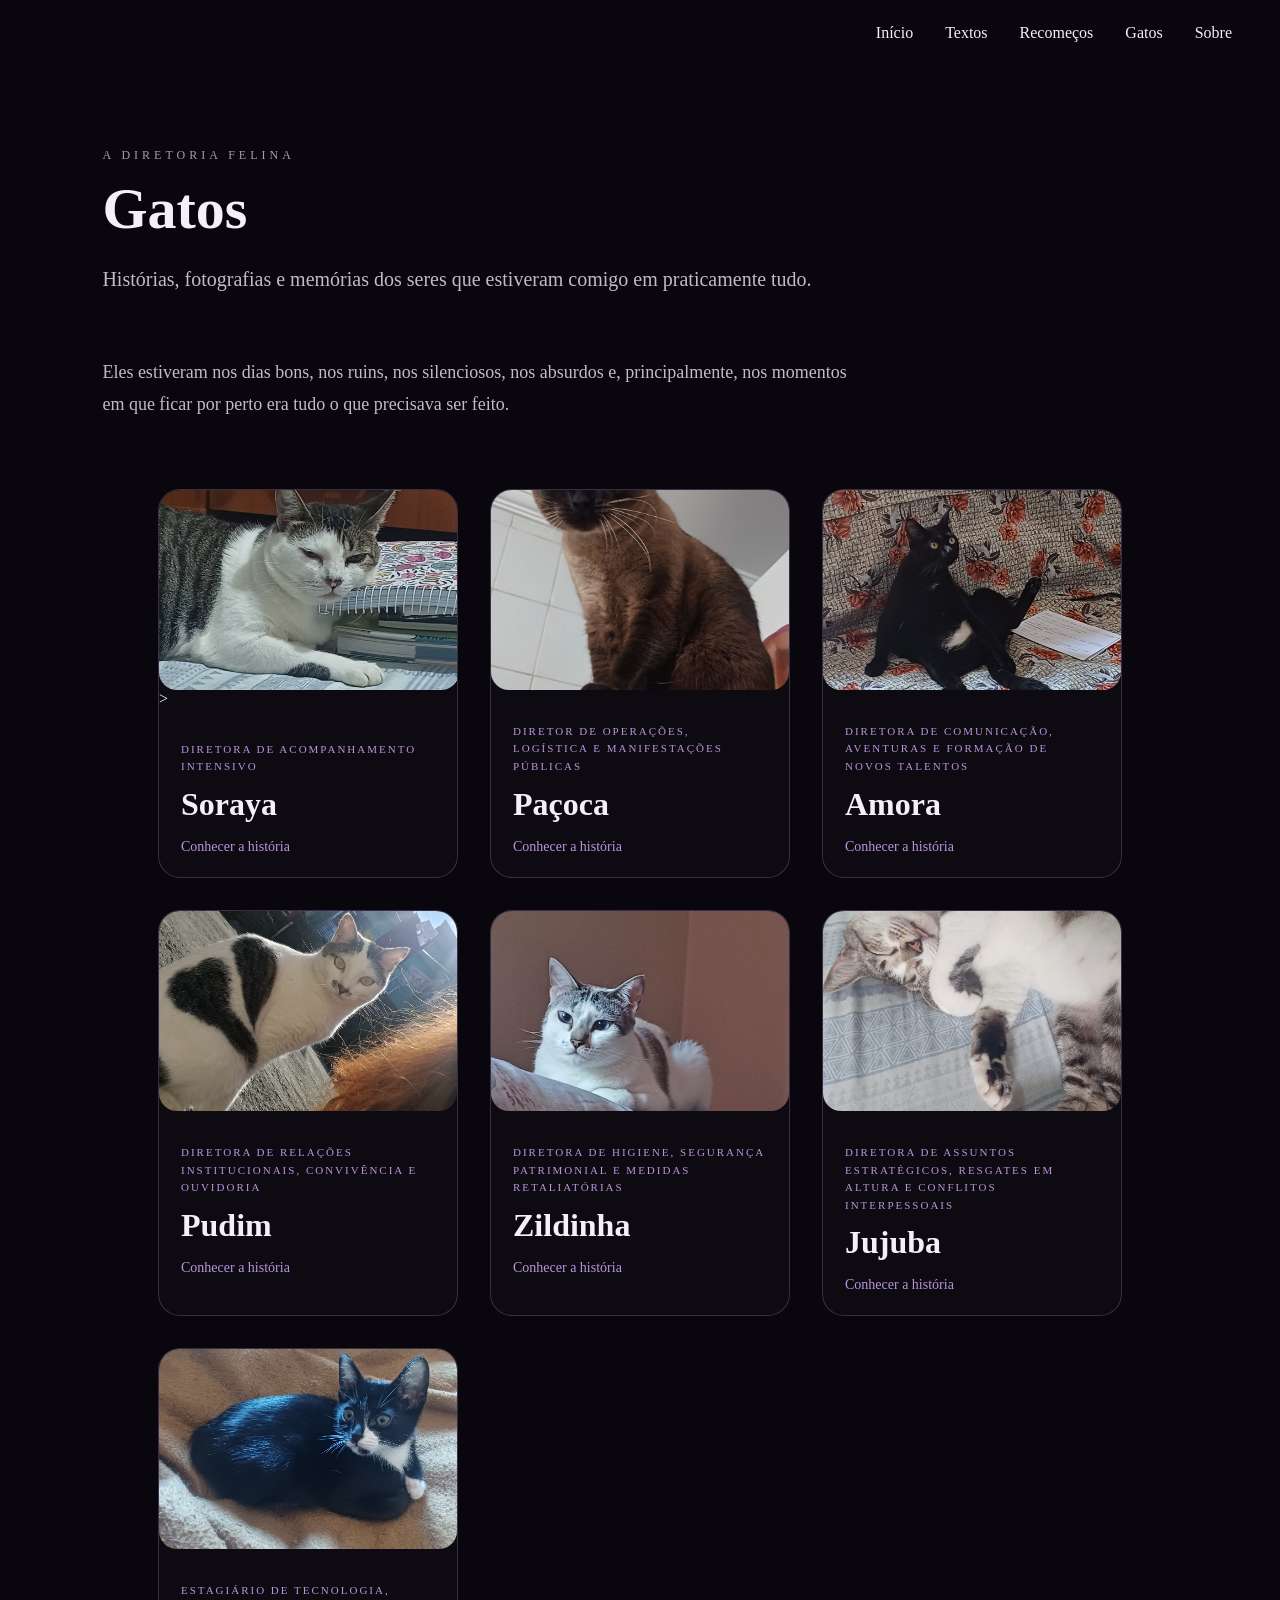
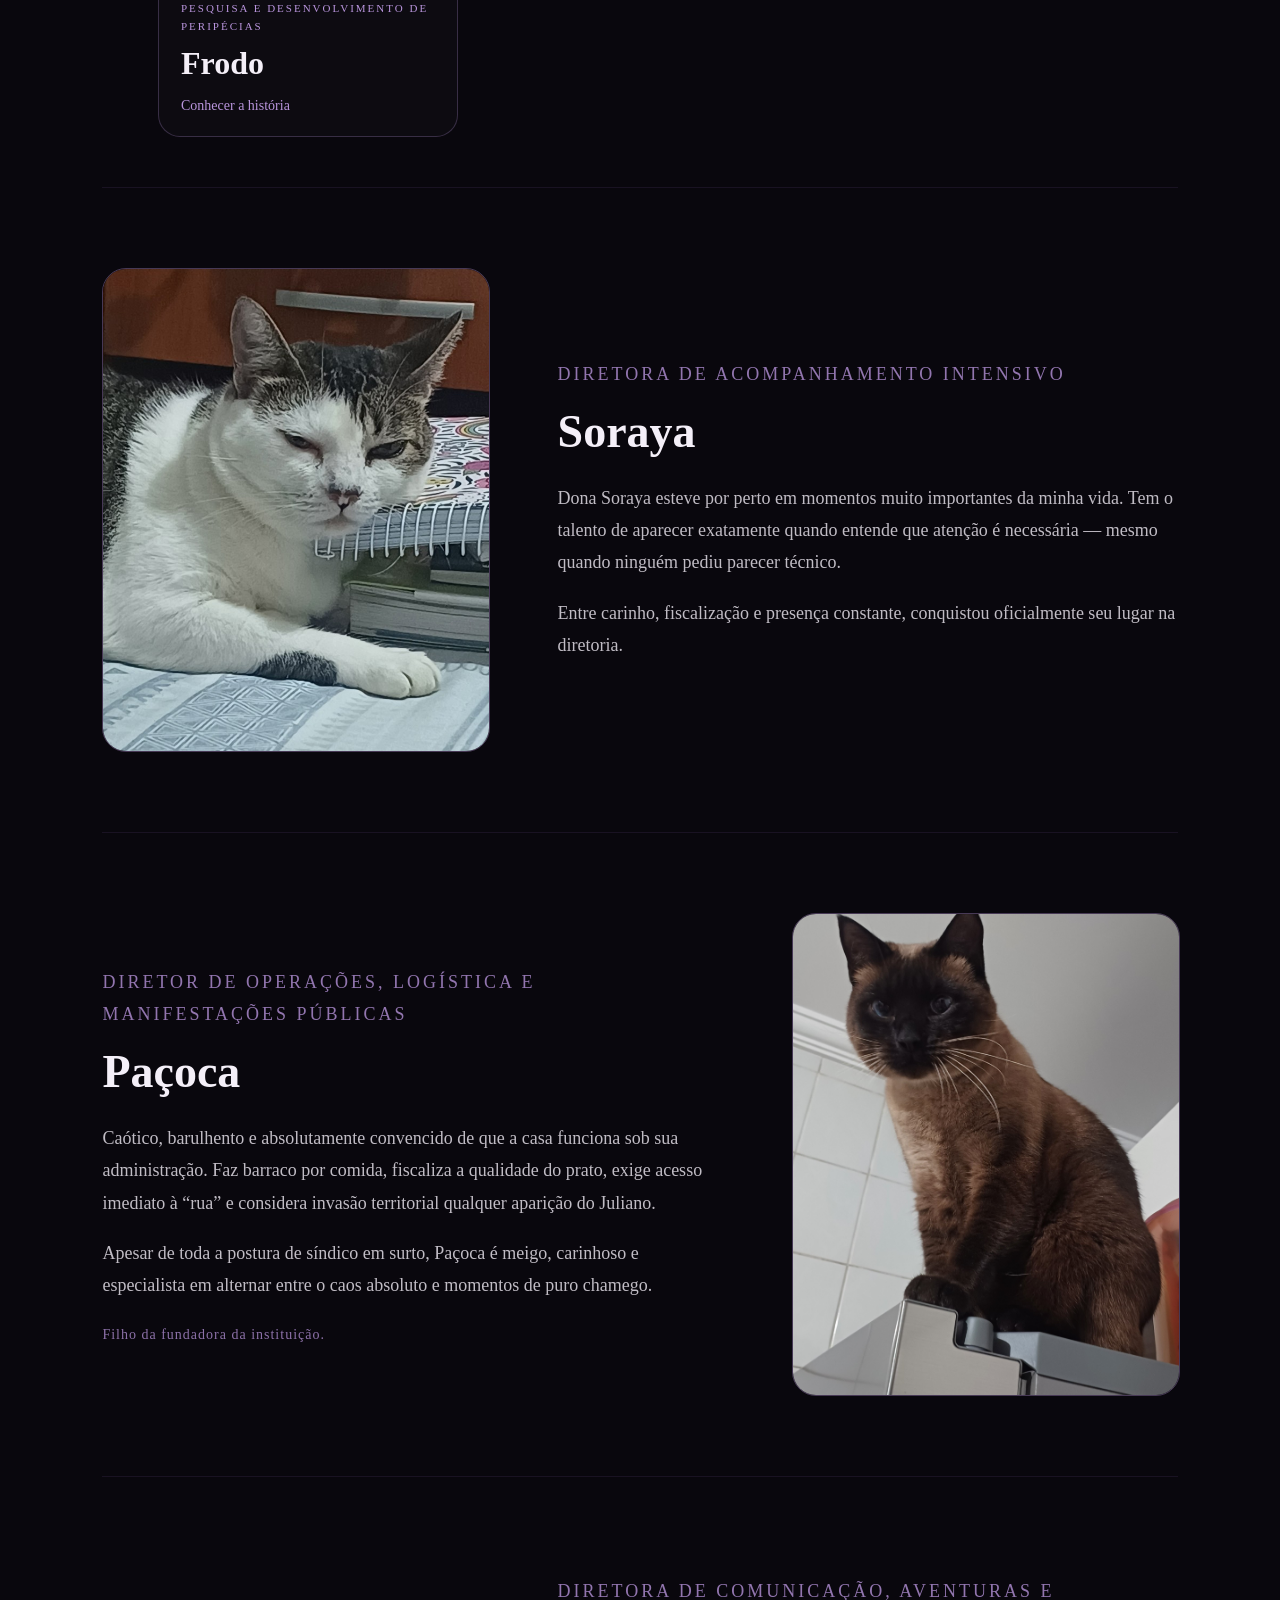
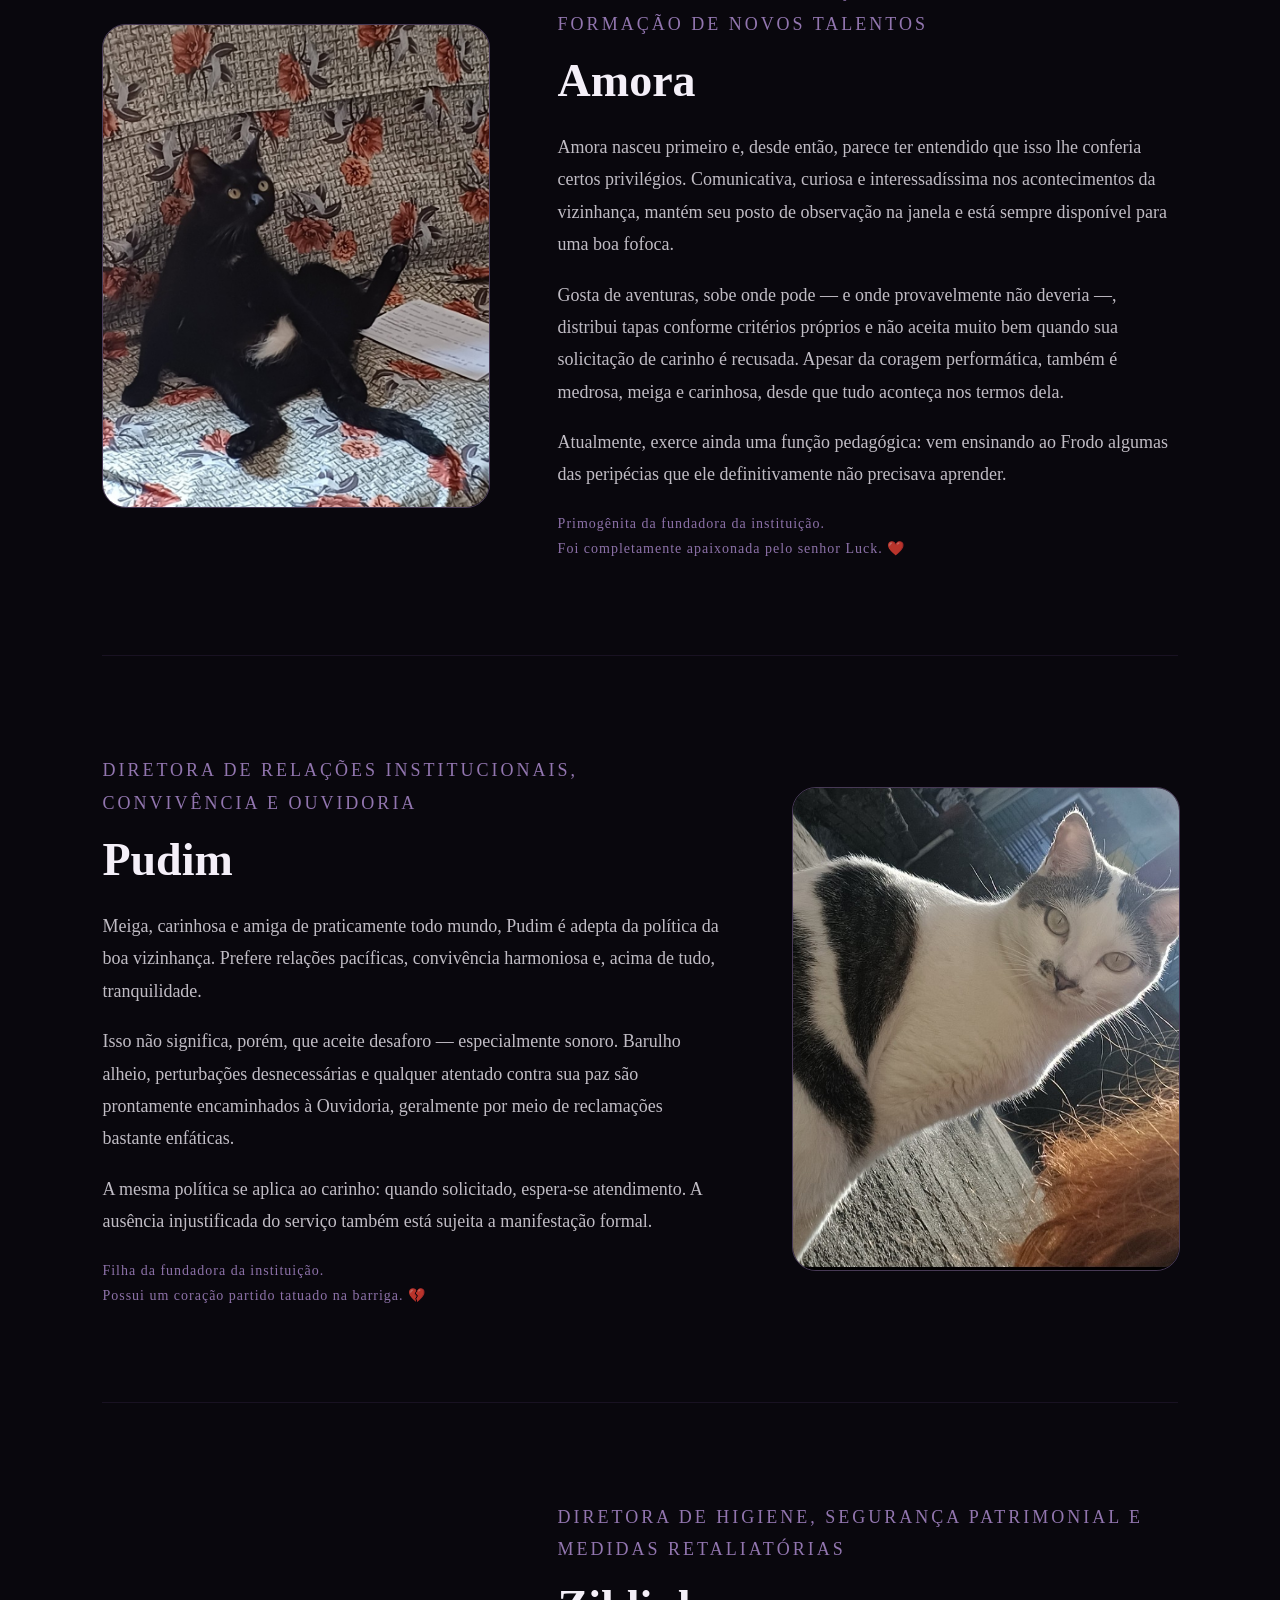
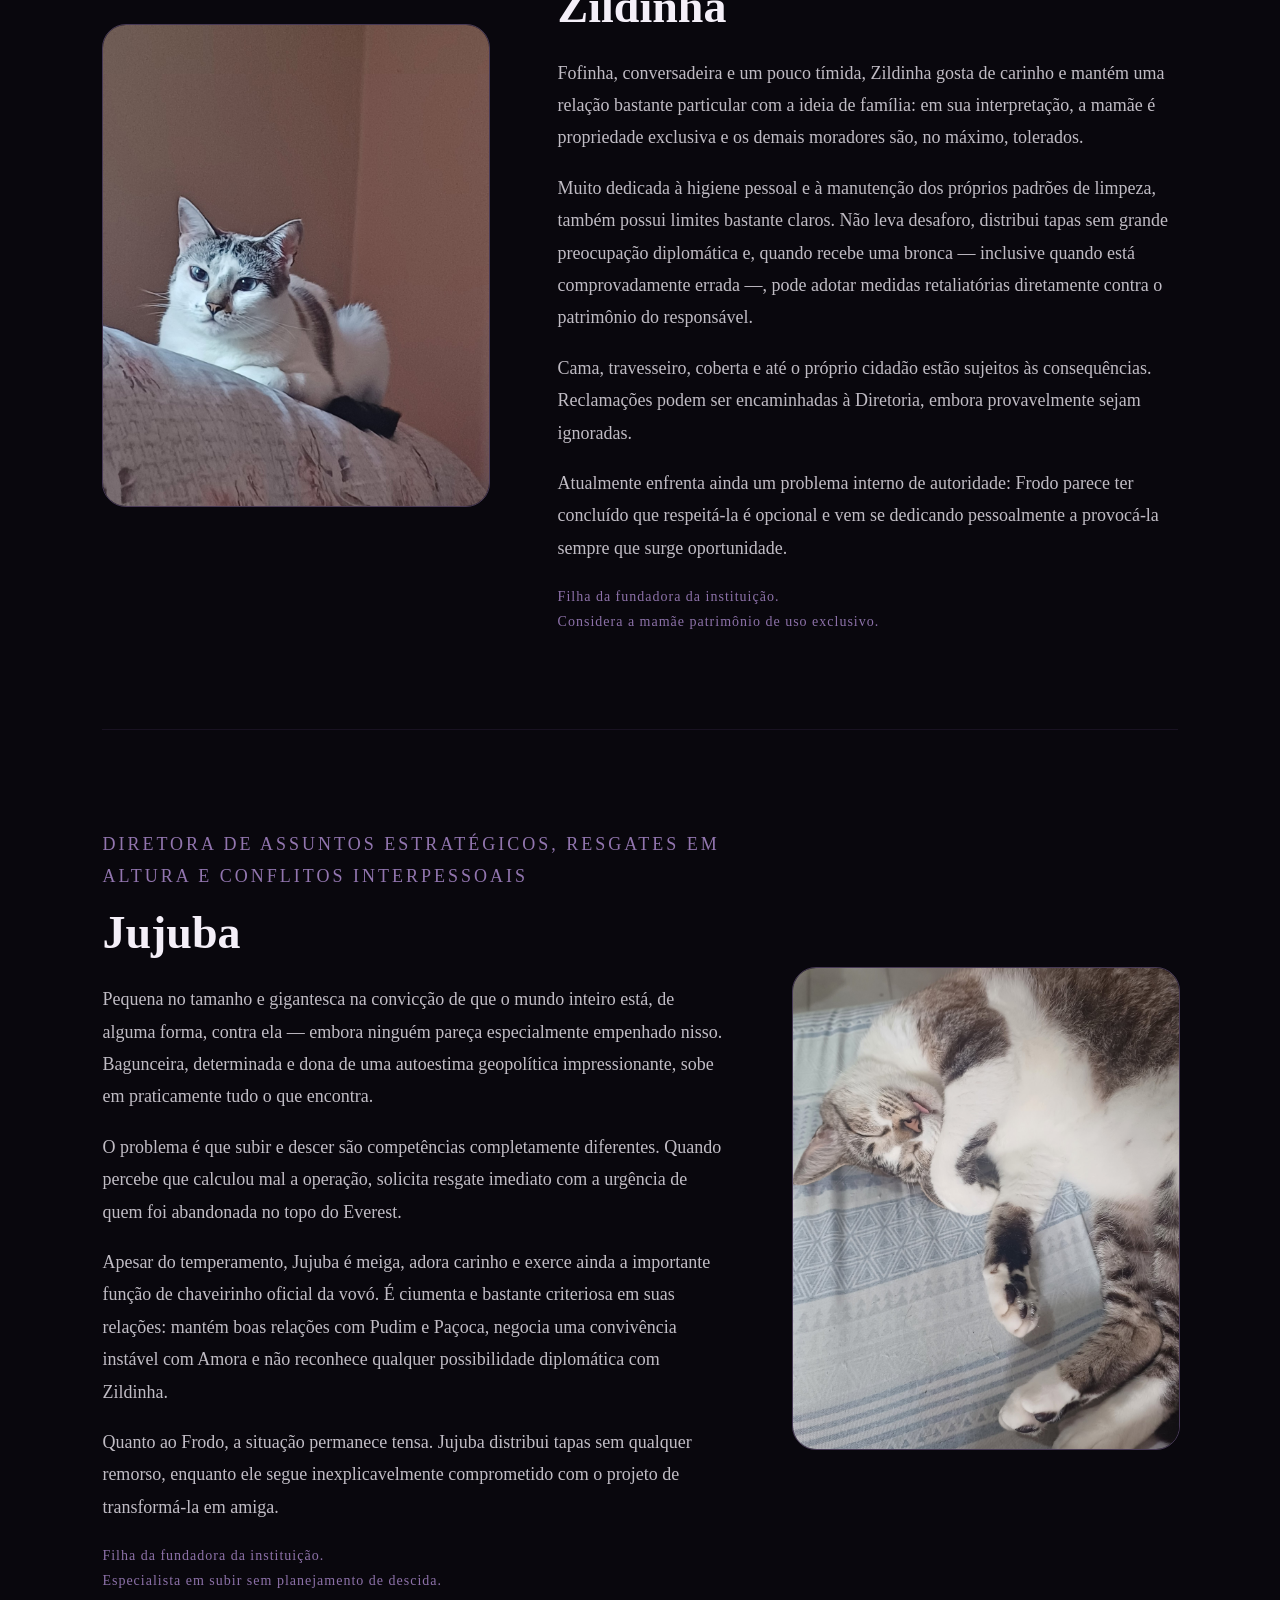
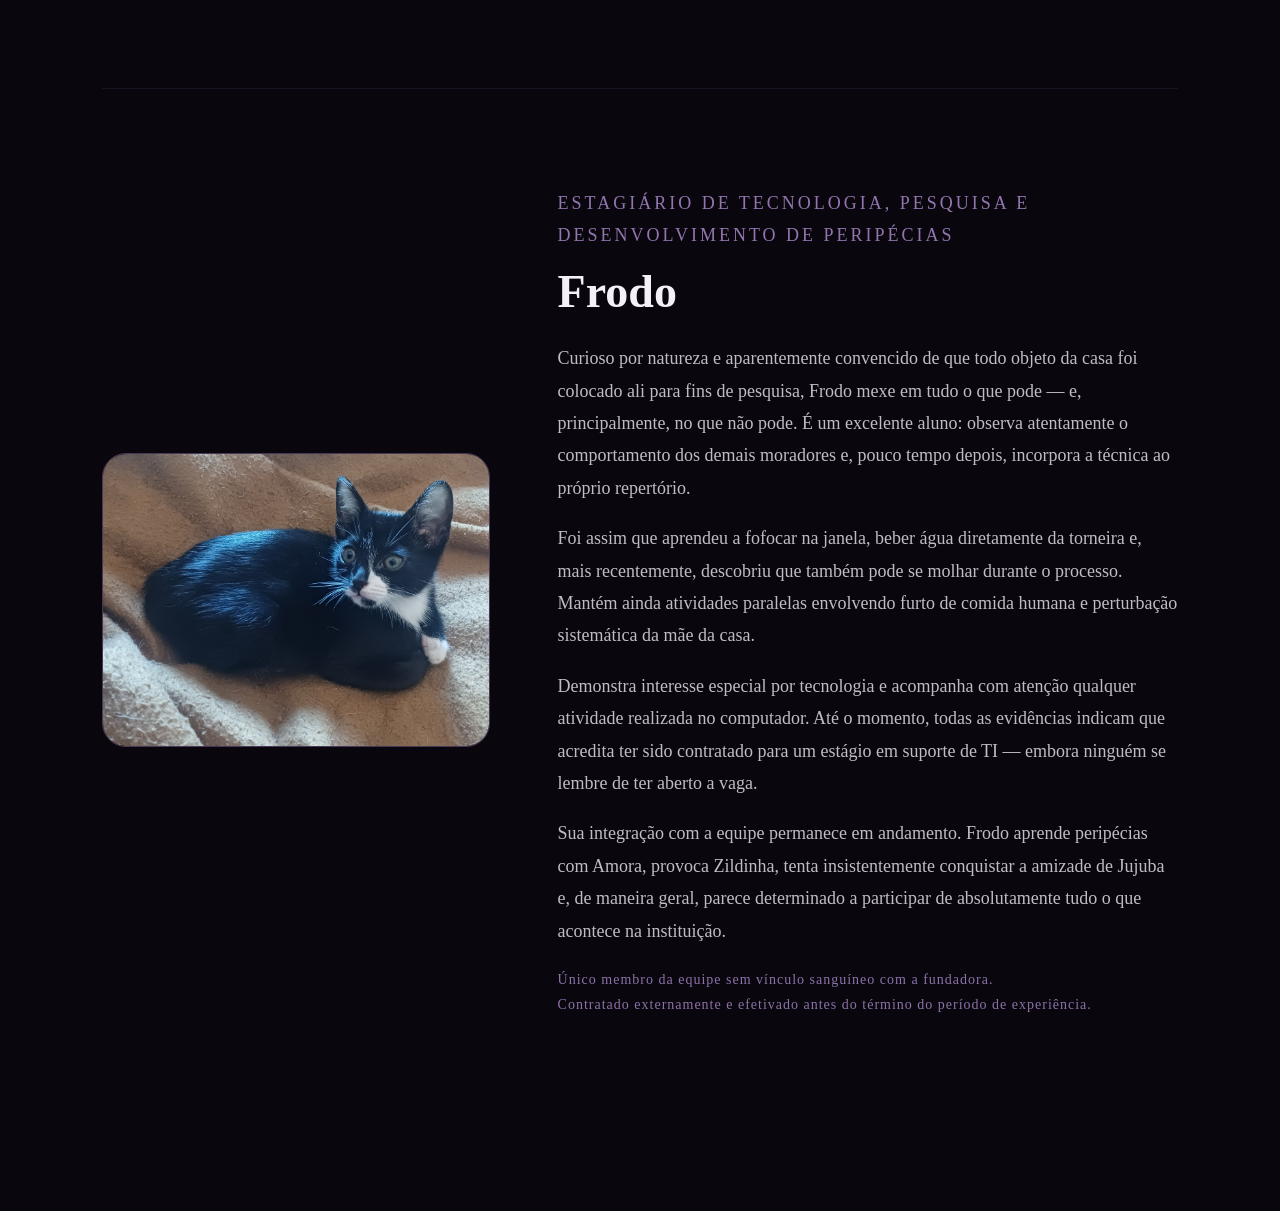
<file: gatos.html>
<!DOCTYPE html>
<html lang="pt-BR">
<head>
    <meta charset="UTF-8">
    <meta name="viewport" content="width=device-width, initial-scale=1.0">
    <title>Gatos | Depois da Porta</title>
    <link rel="stylesheet" href="style.css">
</head>
<body>

    <header class="topo">
        <nav class="menu">
            <a href="index.html">Início</a>
            <a href="#">Textos</a>
            <a href="#">Recomeços</a>
            <a href="gatos.html">Gatos</a>
            <a href="#">Sobre</a>
        </nav>
    </header>

    <main class="pagina-interna">
        <section class="cabecalho-pagina">
            <p class="pequeno-titulo">A DIRETORIA FELINA</p>

            <h1>Gatos</h1>

            <p class="subtitulo-pagina">
                Histórias, fotografias e memórias dos seres que estiveram comigo
                em praticamente tudo.
            </p>
        </section>

        <section class="intro-gatos">
            <p>
                Eles estiveram nos dias bons, nos ruins, nos silenciosos,
                nos absurdos e, principalmente, nos momentos em que ficar por perto
                era tudo o que precisava ser feito.
            </p>
        </section>
<section class="galeria-diretoria">

    <article class="card-animal">
        <a href="gatos/soraya.html" class="link-animal">

            <img
               <img
    src="assets/imagens/gatos/soraya.jpg"
    alt="Soraya"
    class="imagem-card-animal"
    style="width: 300px; height: 200px; object-fit: cover;"
>
            >

            <div class="info-card-animal">

                <p class="cargo-card-animal">
                    DIRETORA DE ACOMPANHAMENTO INTENSIVO
                </p>

                <h2>Soraya</h2>

                <span class="botao-historia">
                    Conhecer a história
                </span>

            </div>

        </a>
    </article>

    
    <article class="card-animal">

    <a href="gatos/pacoca.html" class="link-animal">

        <img
            src="assets/imagens/gatos/pacoca.jpg"
            alt="Paçoca"
            class="imagem-card-animal"
        >

        <div class="info-card-animal">

            <p class="cargo-card-animal">
                DIRETOR DE OPERAÇÕES, LOGÍSTICA E MANIFESTAÇÕES PÚBLICAS
            </p>

            <h2>Paçoca</h2>

            <span class="botao-historia">
                Conhecer a história
            </span>

        </div>

    </a>

</article>
<article class="card-animal">

    <a href="gatos/amora.html" class="link-animal">

        <img
            src="assets/imagens/gatos/amora.jpg"
            alt="Amora"
            class="imagem-card-animal"
        >

        <div class="info-card-animal">

            <p class="cargo-card-animal">
                DIRETORA DE COMUNICAÇÃO, AVENTURAS E FORMAÇÃO DE NOVOS TALENTOS
            </p>

            <h2>Amora</h2>

            <span class="botao-historia">
                Conhecer a história
            </span>

        </div>

    </a>

</article>
<article class="card-animal">

    <a href="gatos/pudim.html" class="link-animal">

        <img
            src="assets/imagens/gatos/pudim.jpg"
            alt="Pudim"
            class="imagem-card-animal"
        >

        <div class="info-card-animal">

            <p class="cargo-card-animal">
                DIRETORA DE RELAÇÕES INSTITUCIONAIS, CONVIVÊNCIA E OUVIDORIA
            </p>

            <h2>Pudim</h2>

            <span class="botao-historia">
                Conhecer a história
            </span>

        </div>

    </a>

</article>
<article class="card-animal">

    <a href="gatos/zildinha.html" class="link-animal">

        <img
            src="assets/imagens/gatos/zildinha.jpg"
            alt="Zildinha"
            class="imagem-card-animal"
        >

        <div class="info-card-animal">

            <p class="cargo-card-animal">
                DIRETORA DE HIGIENE, SEGURANÇA PATRIMONIAL E MEDIDAS RETALIATÓRIAS
            </p>

            <h2>Zildinha</h2>

            <span class="botao-historia">
                Conhecer a história
            </span>

        </div>

    </a>

</article>
<article class="card-animal">

    <a href="gatos/jujuba.html" class="link-animal">

        <img
            src="assets/imagens/gatos/jujuba.jpg"
            alt="Jujuba"
            class="imagem-card-animal"
        >

        <div class="info-card-animal">

            <p class="cargo-card-animal">
                DIRETORA DE ASSUNTOS ESTRATÉGICOS, RESGATES EM ALTURA E CONFLITOS INTERPESSOAIS
            </p>

            <h2>Jujuba</h2>

            <span class="botao-historia">
                Conhecer a história
            </span>

        </div>

    </a>

</article>
<article class="card-animal">

    <a href="gatos/frodo.html" class="link-animal">

        <img
            src="assets/imagens/gatos/frodo.jpg"
            alt="Frodo"
            class="imagem-card-animal"
        >

        <div class="info-card-animal">

            <p class="cargo-card-animal">
                ESTAGIÁRIO DE TECNOLOGIA, PESQUISA E DESENVOLVIMENTO DE PERIPÉCIAS
            </p>

            <h2>Frodo</h2>

            <span class="botao-historia">
                Conhecer a história
            </span>

        </div>

    </a>

</article>

</section>
        <section class="perfil-animal">
    <div class="foto-animal">
    <img
        src="assets/imagens/gatos/soraya.jpg"
        alt="Soraya"
        class="imagem-animal"
    >
</div>

    </div>

    <div class="texto-animal">
        <p class="cargo-animal">DIRETORA DE ACOMPANHAMENTO INTENSIVO</p>

        <h2>Soraya</h2>

        <p>
            Dona Soraya esteve por perto em momentos muito importantes da minha vida.
            Tem o talento de aparecer exatamente quando entende que atenção é necessária
            — mesmo quando ninguém pediu parecer técnico.
        </p>

        <p>
            Entre carinho, fiscalização e presença constante, conquistou oficialmente
            seu lugar na diretoria.
        </p>
    </div>
</section>

<section class="perfil-animal perfil-invertido">

    <div class="texto-animal">
        <p class="cargo-animal">
            DIRETOR DE OPERAÇÕES, LOGÍSTICA E MANIFESTAÇÕES PÚBLICAS
        </p>

        <h2>Paçoca</h2>

        <p>
            Caótico, barulhento e absolutamente convencido de que a casa
            funciona sob sua administração. Faz barraco por comida,
            fiscaliza a qualidade do prato, exige acesso imediato à “rua”
            e considera invasão territorial qualquer aparição do Juliano.
        </p>

        <p>
            Apesar de toda a postura de síndico em surto, Paçoca é meigo,
            carinhoso e especialista em alternar entre o caos absoluto
            e momentos de puro chamego.
        </p>

        <p class="detalhe-animal">
            Filho da fundadora da instituição.
        </p>
    </div>

    <div class="foto-animal">
        <img
            src="assets/imagens/gatos/pacoca.jpg"
            alt="Paçoca"
            class="imagem-animal"
        >
    </div>

</section>

<section class="perfil-animal">

    <div class="foto-animal">
        <img
            src="assets/imagens/gatos/amora.jpg"
            alt="Amora"
            class="imagem-animal"
        >
    </div>

    <div class="texto-animal">
        <p class="cargo-animal">
            DIRETORA DE COMUNICAÇÃO, AVENTURAS E FORMAÇÃO DE NOVOS TALENTOS
        </p>

        <h2>Amora</h2>

        <p>
            Amora nasceu primeiro e, desde então, parece ter entendido que isso
            lhe conferia certos privilégios. Comunicativa, curiosa e
            interessadíssima nos acontecimentos da vizinhança, mantém seu posto
            de observação na janela e está sempre disponível para uma boa fofoca.
        </p>

        <p>
            Gosta de aventuras, sobe onde pode — e onde provavelmente não deveria —,
            distribui tapas conforme critérios próprios e não aceita muito bem
            quando sua solicitação de carinho é recusada. Apesar da coragem
            performática, também é medrosa, meiga e carinhosa, desde que tudo
            aconteça nos termos dela.
        </p>

        <p>
            Atualmente, exerce ainda uma função pedagógica: vem ensinando ao Frodo
            algumas das peripécias que ele definitivamente não precisava aprender.
        </p>

        <p class="detalhe-animal">
            Primogênita da fundadora da instituição.<br>
            Foi completamente apaixonada pelo senhor Luck. ❤️
        </p>
    </div>

</section>

<section class="perfil-animal">

    <div class="texto-animal">
        <p class="cargo-animal">
            DIRETORA DE RELAÇÕES INSTITUCIONAIS, CONVIVÊNCIA E OUVIDORIA
        </p>

        <h2>Pudim</h2>

        <p>
            Meiga, carinhosa e amiga de praticamente todo mundo, Pudim é
            adepta da política da boa vizinhança. Prefere relações pacíficas,
            convivência harmoniosa e, acima de tudo, tranquilidade.
        </p>

        <p>
            Isso não significa, porém, que aceite desaforo — especialmente
            sonoro. Barulho alheio, perturbações desnecessárias e qualquer
            atentado contra sua paz são prontamente encaminhados à Ouvidoria,
            geralmente por meio de reclamações bastante enfáticas.
        </p>

        <p>
            A mesma política se aplica ao carinho: quando solicitado,
            espera-se atendimento. A ausência injustificada do serviço
            também está sujeita a manifestação formal.
        </p>

        <p class="detalhe-animal">
            Filha da fundadora da instituição.<br>
            Possui um coração partido tatuado na barriga. 💔
        </p>
    </div>

    <div class="foto-animal">
        <img
            src="assets/imagens/gatos/pudim.jpg"
            alt="Pudim"
            class="imagem-animal"
        >
    </div>

</section>

<section class="perfil-animal">

    <div class="foto-animal">
        <img
            src="assets/imagens/gatos/zildinha.jpg"
            alt="Zildinha"
            class="imagem-animal"
        >
    </div>

    <div class="texto-animal">
        <p class="cargo-animal">
            DIRETORA DE HIGIENE, SEGURANÇA PATRIMONIAL E MEDIDAS RETALIATÓRIAS
        </p>

        <h2>Zildinha</h2>

        <p>
            Fofinha, conversadeira e um pouco tímida, Zildinha gosta de carinho
            e mantém uma relação bastante particular com a ideia de família:
            em sua interpretação, a mamãe é propriedade exclusiva e os demais
            moradores são, no máximo, tolerados.
        </p>

        <p>
            Muito dedicada à higiene pessoal e à manutenção dos próprios padrões
            de limpeza, também possui limites bastante claros. Não leva desaforo,
            distribui tapas sem grande preocupação diplomática e, quando recebe
            uma bronca — inclusive quando está comprovadamente errada —, pode
            adotar medidas retaliatórias diretamente contra o patrimônio do
            responsável.
        </p>

        <p>
            Cama, travesseiro, coberta e até o próprio cidadão estão sujeitos às
            consequências. Reclamações podem ser encaminhadas à Diretoria,
            embora provavelmente sejam ignoradas.
        </p>

        <p>
            Atualmente enfrenta ainda um problema interno de autoridade: Frodo
            parece ter concluído que respeitá-la é opcional e vem se dedicando
            pessoalmente a provocá-la sempre que surge oportunidade.
        </p>

        <p class="detalhe-animal">
            Filha da fundadora da instituição.<br>
            Considera a mamãe patrimônio de uso exclusivo.
        </p>
    </div>

</section>

<section class="perfil-animal">

    <div class="texto-animal">
        <p class="cargo-animal">
            DIRETORA DE ASSUNTOS ESTRATÉGICOS, RESGATES EM ALTURA E CONFLITOS INTERPESSOAIS
        </p>

        <h2>Jujuba</h2>

        <p>
            Pequena no tamanho e gigantesca na convicção de que o mundo inteiro está,
            de alguma forma, contra ela — embora ninguém pareça especialmente empenhado nisso.
            Bagunceira, determinada e dona de uma autoestima geopolítica impressionante,
            sobe em praticamente tudo o que encontra.
        </p>

        <p>
            O problema é que subir e descer são competências completamente diferentes.
            Quando percebe que calculou mal a operação, solicita resgate imediato com a
            urgência de quem foi abandonada no topo do Everest.
        </p>

        <p>
            Apesar do temperamento, Jujuba é meiga, adora carinho e exerce ainda a importante
            função de chaveirinho oficial da vovó. É ciumenta e bastante criteriosa em suas
            relações: mantém boas relações com Pudim e Paçoca, negocia uma convivência instável
            com Amora e não reconhece qualquer possibilidade diplomática com Zildinha.
        </p>

        <p>
            Quanto ao Frodo, a situação permanece tensa. Jujuba distribui tapas sem qualquer
            remorso, enquanto ele segue inexplicavelmente comprometido com o projeto de
            transformá-la em amiga.
        </p>

        <p class="detalhe-animal">
            Filha da fundadora da instituição.<br>
            Especialista em subir sem planejamento de descida.
        </p>
    </div>

    <div class="foto-animal">
        <img
            src="assets/imagens/gatos/jujuba.jpg"
            alt="Jujuba"
            class="imagem-animal"
        >
    </div>

</section>
<section class="perfil-animal">

    <div class="foto-animal">
        <img
            src="assets/imagens/gatos/frodo.jpg"
            alt="Frodo"
            class="imagem-animal imagem-frodo"
        >
    </div>

    <div class="texto-animal">
        <p class="cargo-animal">
            ESTAGIÁRIO DE TECNOLOGIA, PESQUISA E DESENVOLVIMENTO DE PERIPÉCIAS
        </p>

        <h2>Frodo</h2>

        <p>
            Curioso por natureza e aparentemente convencido de que todo objeto
            da casa foi colocado ali para fins de pesquisa, Frodo mexe em tudo
            o que pode — e, principalmente, no que não pode. É um excelente
            aluno: observa atentamente o comportamento dos demais moradores e,
            pouco tempo depois, incorpora a técnica ao próprio repertório.
        </p>

        <p>
            Foi assim que aprendeu a fofocar na janela, beber água diretamente
            da torneira e, mais recentemente, descobriu que também pode se molhar
            durante o processo. Mantém ainda atividades paralelas envolvendo
            furto de comida humana e perturbação sistemática da mãe da casa.
        </p>

        <p>
            Demonstra interesse especial por tecnologia e acompanha com atenção
            qualquer atividade realizada no computador. Até o momento, todas as
            evidências indicam que acredita ter sido contratado para um estágio
            em suporte de TI — embora ninguém se lembre de ter aberto a vaga.
        </p>

        <p>
            Sua integração com a equipe permanece em andamento. Frodo aprende
            peripécias com Amora, provoca Zildinha, tenta insistentemente
            conquistar a amizade de Jujuba e, de maneira geral, parece
            determinado a participar de absolutamente tudo o que acontece
            na instituição.
        </p>

        <p class="detalhe-animal">
            Único membro da equipe sem vínculo sanguíneo com a fundadora.<br>
            Contratado externamente e efetivado antes do término do período de experiência.
        </p>
    </div>

</section>


    </main>

</body>
</html>
</file>
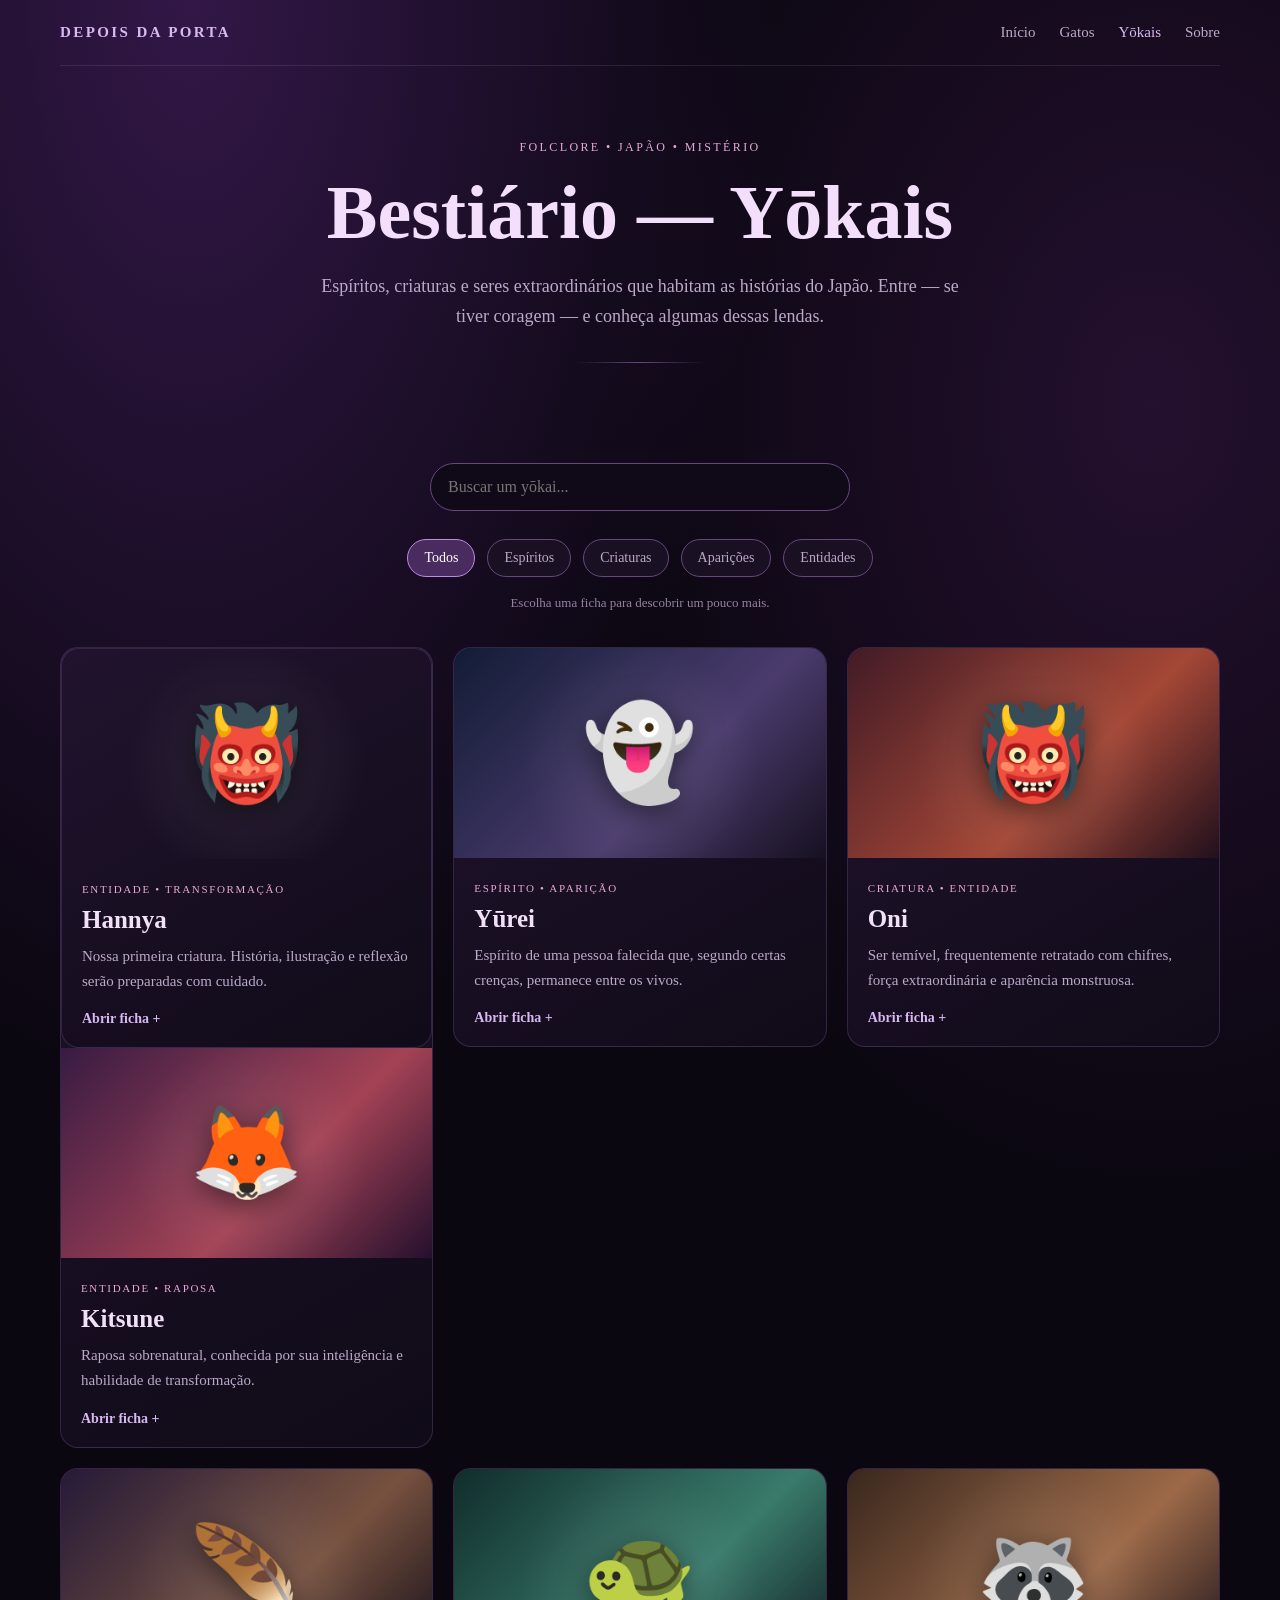
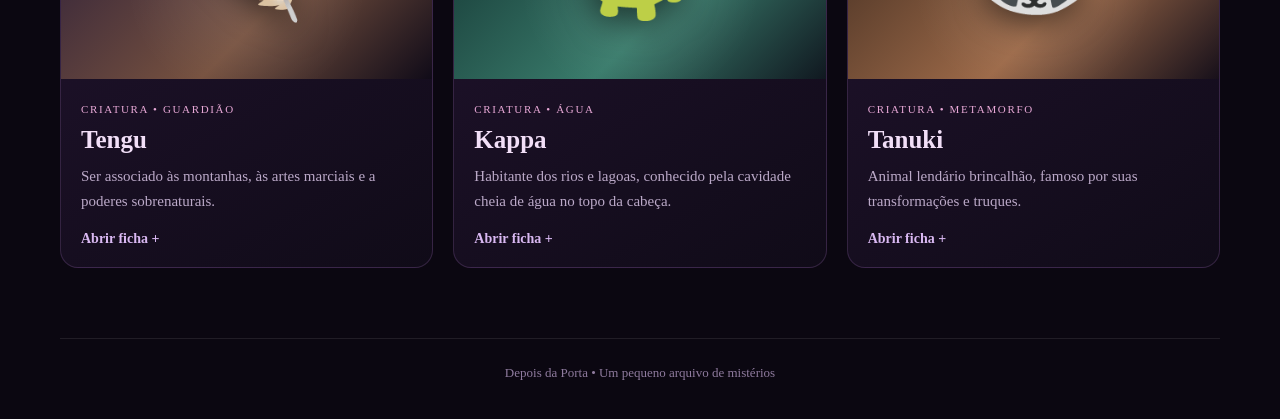
<file: yokais.html>
<!DOCTYPE html>
<html lang="pt-BR">
<head>
  <meta charset="UTF-8">
  <meta name="viewport" content="width=device-width, initial-scale=1.0">
  <title>Yōkais | Depois da Porta</title>
  <link rel="stylesheet" href="style.css">
  <style>
    :root {
      --noite:#0b0711; --roxo:#1b1026; --roxo2:#281638;
      --linha:#68477b; --lilas:#d9b8f2; --texto:#f4eaf8; --muted:#bba9c8;
      --rosa:#e7a8d6; --ouro:#e9c7a0;
    }
    *{box-sizing:border-box}
    body{
      margin:0;color:var(--texto);background:
      radial-gradient(ellipse at 15% 0%,#321747 0,transparent 38%),
      radial-gradient(ellipse at 90% 20%,#24102f 0,transparent 34%),var(--noite);
      font-family:Georgia,"Times New Roman",serif;
    }
    a{color:inherit}
    .yk-wrap{width:min(1160px,calc(100% - 36px));margin:auto}
    .yk-nav{display:flex;align-items:center;justify-content:space-between;gap:20px;padding:24px 0;border-bottom:1px solid #ffffff17}
    .yk-brand{text-decoration:none;font-size:15px;letter-spacing:.16em;font-weight:bold;color:var(--lilas)}
    .yk-links{display:flex;gap:24px;flex-wrap:wrap}
    .yk-links a{text-decoration:none;color:var(--muted);font-size:15px}
    .yk-links a:hover,.yk-links .active{color:var(--lilas)}
    .yk-hero{padding:74px 0 42px;text-align:center}
    .yk-kicker{color:var(--rosa);letter-spacing:.2em;text-transform:uppercase;font-size:12px}
    .yk-hero h1{font-size:clamp(42px,7vw,76px);line-height:1.05;margin:18px 0;color:#f3dffb}
    .yk-hero p{max-width:650px;margin:0 auto;color:var(--muted);font-size:18px;line-height:1.7}
    .yk-divider{width:130px;height:1px;background:linear-gradient(90deg,transparent,var(--linha),transparent);margin:30px auto}
    .yk-tools{display:flex;gap:12px;justify-content:center;flex-wrap:wrap;margin:28px 0 18px}
    .yk-search{width:min(420px,100%);padding:14px 17px;border:1px solid var(--linha);border-radius:999px;background:#100a18;color:var(--texto);font:16px Georgia,serif;outline:none}
    .yk-search:focus{border-color:var(--lilas);box-shadow:0 0 0 3px #d9b8f222}
    .yk-filter{border:1px solid #68477b;background:#1a1024;color:var(--muted);border-radius:999px;padding:10px 16px;font:14px Georgia,serif;cursor:pointer}
    .yk-filter:hover,.yk-filter.selected{background:#4a2b60;color:#fff;border-color:#bd8be0}
    .yk-note{text-align:center;color:#95839f;font-size:13px;margin:0 0 36px}
    .yk-grid{display:grid;grid-template-columns:repeat(3,minmax(0,1fr));gap:20px;padding-bottom:70px;align-items:start}
    .yk-card{border:1px solid #68477b66;border-radius:18px;overflow:hidden;background:linear-gradient(150deg,#21132e,#100b18);transition:transform .2s,border-color .2s}
    .yk-card:hover{transform:translateY(-4px);border-color:#b987df}
    .yk-art{height:210px;display:flex;align-items:center;justify-content:center;position:relative;overflow:hidden;font-size:92px}
    .yk-art:before{content:"";position:absolute;inset:0;background:radial-gradient(circle at 50% 55%,#ffffff18,transparent 55%)}
    .art-kitsune{background:linear-gradient(135deg,#381b43,#a34255 60%,#25102d)}
    .art-yurei{background:linear-gradient(135deg,#121c36,#4a3b6d 60%,#171020)}
    .art-oni{background:linear-gradient(135deg,#421b26,#a44736 60%,#21101c)}
    .art-tengu{background:linear-gradient(135deg,#251a38,#76513f 60%,#100b18)}
    .art-kappa{background:linear-gradient(135deg,#102d2c,#397b6b 60%,#101820)}
    .art-tanuki{background:linear-gradient(135deg,#39271d,#9c6948 60%,#17101a)}
    .yk-symbol{position:relative;filter:drop-shadow(0 8px 15px #0008)}
    .yk-card-content{padding:20px}
    .yk-type{color:var(--rosa);font-size:11px;letter-spacing:.15em;text-transform:uppercase}
    .yk-card h2{margin:9px 0 10px;font-size:25px;color:#f2dff8}
    .yk-card p{color:var(--muted);line-height:1.65;margin:0 0 16px;font-size:15px}
    .yk-more{border:0;background:none;padding:0;color:var(--lilas);font: bold 14px Georgia,serif;cursor:pointer}
    .yk-more:hover{color:white}
    .yk-detail{display:none;margin-top:15px;padding-top:14px;border-top:1px solid #ffffff18;color:#d5c5df;font-size:14px;line-height:1.7}
    .yk-card.open .yk-detail{display:block}
    .yk-empty{grid-column:1/-1;text-align:center;color:var(--muted);padding:35px}
    .yk-footer{text-align:center;border-top:1px solid #ffffff17;padding:26px 0 38px;color:#8f7b9e;font-size:13px}
    @media(max-width:800px){
    .yk-grid {
        grid-template-columns: 1fr;
    }
}
    @media(max-width:520px){.yk-grid{grid-template-columns:1fr}.yk-hero{padding-top:50px}.yk-art{height:190px}}
  </style>
</head>
<body>
  <header class="yk-wrap yk-nav">
    <a class="yk-brand" href="index.html">DEPOIS DA PORTA</a>
    <nav class="yk-links" aria-label="Navegação principal">
      <a href="index.html">Início</a>
      <a href="gatos.html">Gatos</a>
      <a class="active" href="yokais.html">Yōkais</a>
      <a href="index.html#sobre">Sobre</a>
    </nav>
  </header>

  <main class="yk-wrap">
    <section class="yk-hero">
      <div class="yk-kicker">Folclore • Japão • Mistério</div>
      <h1>Bestiário — Yōkais</h1>
      <p>Espíritos, criaturas e seres extraordinários que habitam as histórias do Japão. Entre — se tiver coragem — e conheça algumas dessas lendas.</p>
      <div class="yk-divider"></div>
    </section>

    <section aria-label="Buscar e filtrar yōkais">
      <div class="yk-tools">
        <input class="yk-search" id="yk-search" type="search" placeholder="Buscar um yōkai..." aria-label="Buscar um yōkai">
      </div>
      <div class="yk-tools" id="yk-filters">
        <button class="yk-filter selected" data-filter="todos">Todos</button>
        <button class="yk-filter" data-filter="espirito">Espíritos</button>
        <button class="yk-filter" data-filter="criatura">Criaturas</button>
        <button class="yk-filter" data-filter="aparicao">Aparições</button>
        <button class="yk-filter" data-filter="entidade">Entidades</button>
      </div>
      <p class="yk-note">Escolha uma ficha para descobrir um pouco mais.</p>
    </section>

    <section class="yk-grid" id="yk-grid" aria-live="polite">
      <article class="yk-card" data-category="entidade" data-name="kitsune raposa">
        
      <article class="yk-card" data-category="entidade aparicao" data-name="hannya">
        <div class="yk-art art-hannya"><span class="yk-symbol">👹</span></div>
        <div class="yk-card-content">
          <span class="yk-type">Entidade • Transformação</span>
          <h2>Hannya</h2>
          <p>Nossa primeira criatura. História, ilustração e reflexão serão preparadas com cuidado.</p>
          <button class="yk-more" aria-expanded="false">Abrir ficha +</button>
          <div class="yk-detail"><strong>Em construção:</strong> esta ficha será desenvolvida especialmente para a publicação.</div>
        </div>
      </article>

        <div class="yk-art art-kitsune"><span class="yk-symbol">🦊</span></div>
        <div class="yk-card-content"><span class="yk-type">Entidade • Raposa</span><h2>Kitsune</h2>
          <p>Raposa sobrenatural, conhecida por sua inteligência e habilidade de transformação.</p>
          <button class="yk-more" aria-expanded="false">Abrir ficha +</button>
          <div class="yk-detail"><strong>Na tradição:</strong> kitsune podem ser mensageiras de Inari ou figuras astutas capazes de assumir forma humana. Algumas lendas descrevem raposas com várias caudas — sinal de grande poder e idade.</div>
        </div>
      </article>
      <article class="yk-card" data-category="espirito aparicao" data-name="yurei fantasma">
        <div class="yk-art art-yurei"><span class="yk-symbol">👻</span></div>
        <div class="yk-card-content"><span class="yk-type">Espírito • Aparição</span><h2>Yūrei</h2>
          <p>Espírito de uma pessoa falecida que, segundo certas crenças, permanece entre os vivos.</p>
          <button class="yk-more" aria-expanded="false">Abrir ficha +</button>
          <div class="yk-detail"><strong>Na tradição:</strong> histórias de yūrei costumam envolver emoções intensas, assuntos não resolvidos ou ritos funerários incompletos. A imagem popular inclui vestes brancas e cabelos longos.</div>
        </div>
      </article>
      <article class="yk-card" data-category="criatura entidade" data-name="oni demonio ogro">
        <div class="yk-art art-oni"><span class="yk-symbol">👹</span></div>
        <div class="yk-card-content"><span class="yk-type">Criatura • Entidade</span><h2>Oni</h2>
          <p>Ser temível, frequentemente retratado com chifres, força extraordinária e aparência monstruosa.</p>
          <button class="yk-more" aria-expanded="false">Abrir ficha +</button>
          <div class="yk-detail"><strong>Na tradição:</strong> oni aparecem em narrativas como ameaças, guardiões ou figuras punidoras. São associados a clubes de ferro e, em representações populares, a pele vermelha ou azul.</div>
        </div>
      </article>
      <article class="yk-card" data-category="criatura entidade" data-name="tengu">
        <div class="yk-art art-tengu"><span class="yk-symbol">🪶</span></div>
        <div class="yk-card-content"><span class="yk-type">Criatura • Guardião</span><h2>Tengu</h2>
          <p>Ser associado às montanhas, às artes marciais e a poderes sobrenaturais.</p>
          <button class="yk-more" aria-expanded="false">Abrir ficha +</button>
          <div class="yk-detail"><strong>Na tradição:</strong> tengu aparecem em diferentes formas, incluindo figuras com bico ou nariz longo. Podem ser perigosos, orgulhosos ou protetores, dependendo da história.</div>
        </div>
      </article>
      <article class="yk-card" data-category="criatura" data-name="kappa">
        <div class="yk-art art-kappa"><span class="yk-symbol">🐢</span></div>
        <div class="yk-card-content"><span class="yk-type">Criatura • Água</span><h2>Kappa</h2>
          <p>Habitante dos rios e lagoas, conhecido pela cavidade cheia de água no topo da cabeça.</p>
          <button class="yk-more" aria-expanded="false">Abrir ficha +</button>
          <div class="yk-detail"><strong>Na tradição:</strong> kappa são personagens ambíguos: podem pregar peças e causar perigo, mas também cumprir promessas. A água no prato da cabeça é fonte de sua força em muitas versões.</div>
        </div>
      </article>
      <article class="yk-card" data-category="criatura" data-name="tanuki guaxinim cão">
        <div class="yk-art art-tanuki"><span class="yk-symbol">🦝</span></div>
        <div class="yk-card-content"><span class="yk-type">Criatura • Metamorfo</span><h2>Tanuki</h2>
          <p>Animal lendário brincalhão, famoso por suas transformações e truques.</p>
          <button class="yk-more" aria-expanded="false">Abrir ficha +</button>
          <div class="yk-detail"><strong>Na tradição:</strong> o tanuki do folclore é um metamorfo travesso, capaz de enganar humanos e alterar sua aparência. É frequentemente retratado de forma bem-humorada.</div>
        </div>
      </article>
    </section>
  </main>

  <footer class="yk-footer yk-wrap">Depois da Porta • Um pequeno arquivo de mistérios</footer>

  <script>
    const cards = [...document.querySelectorAll('.yk-card')];
    const search = document.getElementById('yk-search');
    const filters = [...document.querySelectorAll('.yk-filter')];
    let category = 'todos';

    function filterCards() {
      const term = search.value.trim().toLocaleLowerCase('pt-BR');
      let visible = 0;
      cards.forEach(card => {
        const matchesTerm = card.dataset.name.includes(term) || card.textContent.toLocaleLowerCase('pt-BR').includes(term);
        const matchesCategory = category === 'todos' || card.dataset.category.split(' ').includes(category);
        card.hidden = !(matchesTerm && matchesCategory);
        if (!card.hidden) visible++;
      });
      let empty = document.querySelector('.yk-empty');
      if (!visible && !empty) {
        empty = document.createElement('p'); empty.className = 'yk-empty';
        empty.textContent = 'Nenhum yōkai encontrado. Tente outra busca.';
        document.getElementById('yk-grid').appendChild(empty);
      } else if (visible && empty) empty.remove();
    }
    search.addEventListener('input', filterCards);
    filters.forEach(button => button.addEventListener('click', () => {
      category = button.dataset.filter;
      filters.forEach(b => b.classList.toggle('selected', b === button));
      filterCards();
    }));
    document.querySelectorAll('.yk-more').forEach(button => button.addEventListener('click', () => {
      const card = button.closest('.yk-card');
      const open = card.classList.toggle('open');
      button.textContent = open ? 'Fechar ficha −' : 'Abrir ficha +';
      button.setAttribute('aria-expanded', String(open));
    }));
  </script>
</body>
</html>
</file>
<file: style.css>
body {
margin: 0;
min-height: 100vh;
background-color: #09070d;
color: #f4eff8;
}
.topo {
padding: 24px 48px;
}
.menu {
display: flex;
justify-content: flex-end;
gap: 32px
}

.menu a {
color: #f4eff8;
 text-decoration: none;
}
.hero {
min-height: 80vh;
display: flex;
align-items: center;
justify-content: space-between;
padding: 40px 8%;
}
.conteudo-hero {
max-width: 600px;
}
.pequeno-titulo {
letter-spacing: 4px;
text-transform: uppercase;
font-size: 12px;
opacity: 0.65;
}

H1 {
font-size: 48px;
margin: 12px 0 20px;
}

.subtitulo {
font-size: 20px;
line-height: 1.6;
max-width: 560px;
}

.botao-entrar {
margin-top: 24px;
padding: 12px 28px;
background: transparent;
color: #f4eff8;
border: 1px solid #8c63b8;
border-radius: 999px;
cursor: pointer;
}

.area-porta {
width: 420px;
height: 580px;
flex-shrink: 0;
align-items: center;
justify-content: center;
}

.primeiros-textos {
padding: 80px 8%;
}
.mensagem-inicial {
font-size: 18px;
opacity: 0.7;
}

.area-porta img {
width: 100%;
height: 100%;
object-fit: contain;
display: block;
}

.botao-entrar {
    transition: all 0.3s ease;
}

.botao-entrar:hover {
    background-color: rgba(140, 99, 184, 0.18);
    border-color: #b995dd;
    transform: translateY(-2px);
    box-shadow: 0 0 18px rgba(140, 99, 184, 0.25);
}

.apresentacao {
    max-width: 700px;
    margin-bottom: 50px;
}

.texto-apresentacao {
    font-size: 18px;
    line-height: 1.7;
    opacity: 0.75;
}

.caminhos {
    display: flex;
    gap: 24px;
    flex-wrap: wrap;
}

.card-caminho {
    flex: 1;
    min-width: 240px;
    padding: 28px;
    border: 1px solid rgba(140, 99, 184, 0.25);
    border-radius: 18px;
    background: rgba(255, 255, 255, 0.02);
}

.icone-card {
    font-size: 26px;
}

.card-caminho h2 {
    margin: 18px 0 12px;
    font-size: 28px;
}

.card-caminho p {
    line-height: 1.6;
    opacity: 0.72;
}

.botao-card {
    margin-top: 18px;
    padding: 10px 20px;
    background: transparent;
    color: #f4eff8;
    border: 1px solid #8c63b8;
    border-radius: 999px;
    cursor: pointer;
    transition: all 0.3s ease;
}

.botao-card:hover {
    background-color: rgba(140, 99, 184, 0.18);
    border-color: #b995dd;
    transform: translateY(-2px);
    box-shadow: 0 0 18px rgba(140, 99, 184, 0.25);
}
.menu a {
    position: relative;
    transition: color 0.3s ease;
}

.menu a::after {
    content: "";
    position: absolute;
    left: 0;
    bottom: -6px;
    width: 0;
    height: 1px;
    background-color: #b995dd;
    transition: width 0.3s ease;
}

.menu a:hover {
    color: #cdb4e8;
}

.menu a:hover::after {
    width: 100%;
}

.card-caminho {
    transition: transform 0.3s ease,
                border-color 0.3s ease,
                box-shadow 0.3s ease,
                background-color 0.3s ease;
}

.hero {
    position: relative;
    overflow: hidden;
}

.hero::before {
    content: "";
    position: absolute;
    width: 420px;
    height: 420px;
    border-radius: 50%;
    background: radial-gradient(
        circle,
        rgba(140, 99, 184, 0.12) 0%,
        rgba(140, 99, 184, 0.05) 35%,
        transparent 70%
    );
    top: 50%;
    left: 55%;
    transform: translate(-50%, -50%);
    pointer-events: none;
}

.conteudo-hero,
.area-porta {
    position: relative;
    z-index: 1;
}
.primeiros-textos {
    position: relative;
    border-top: 1px solid rgba(140, 99, 184, 0.08);
    background:
        radial-gradient(
            circle at 50% 0%,
            rgba(140, 99, 184, 0.07),
            transparent 35%
        );
}

.primeiros-textos::before {
    content: "✦";
    position: absolute;
    top: -10px;
    left: 50%;
    transform: translateX(-50%);
    padding: 0 18px;
    background-color: #09070d;
    color: #8c63b8;
    font-size: 14px;
    opacity: 0.8;
}
.card-caminho .icone-card {
    display: inline-block;
    transition: transform 0.3s ease;
}

.card-caminho:hover .icone-card {
    transform: translateY(-3px) scale(1.08);
}

.card-caminho:hover {
    transform: translateY(-8px) scale(1.01);
    border-color: rgba(185, 149, 221, 0.9);
    background-color: rgba(140, 99, 184, 0.12);
    box-shadow:
        0 16px 34px rgba(80, 49, 110, 0.30),
        0 0 22px rgba(140, 99, 184, 0.18);
}
.pagina-interna {
    padding: 70px 8% 100px;
}

.cabecalho-pagina {
    max-width: 760px;
    margin-bottom: 60px;
}

.cabecalho-pagina h1 {
    font-size: 58px;
    margin: 12px 0 20px;
}

.subtitulo-pagina {
    font-size: 20px;
    line-height: 1.7;
    opacity: 0.78;
}

.intro-gatos {
    max-width: 760px;
    font-size: 18px;
    line-height: 1.8;
    opacity: 0.78;
}
.link-botao {
    display: inline-block;
    text-decoration: none;
}
.perfil-animal {
    display: flex;
    align-items: center;
    gap: 70px;
    padding: 80px 0;
    border-top: 1px solid rgba(140, 99, 184, 0.12);
}

.foto-animal {
    width: 42%;
    max-width: 460px;
}

.placeholder-foto {
    width: 100%;
    aspect-ratio: 4 / 5;
    display: flex;
    align-items: center;
    justify-content: center;
    border: 1px solid rgba(185, 149, 221, 0.35);
    border-radius: 24px;
    background:
        radial-gradient(
            circle at center,
            rgba(140, 99, 184, 0.12),
            rgba(255, 255, 255, 0.02)
        );
    color: rgba(244, 239, 248, 0.5);
}

.texto-animal {
    max-width: 620px;
}

.cargo-animal {
    font-size: 12px;
    letter-spacing: 3px;
    color: #b995dd;
    margin-bottom: 14px;
}

.texto-animal h2 {
    font-size: 46px;
    margin: 0 0 24px;
}

.texto-animal p {
    font-size: 18px;
    line-height: 1.8;
    opacity: 0.78;
}
.imagem-animal {
    width: 100%;
    aspect-ratio: 4 / 5;
    object-fit: cover;
    display: block;
    border-radius: 24px;
    border: 1px solid rgba(185, 149, 221, 0.35);
}
.perfil-invertido {
    flex-direction: row;
}

.detalhe-animal {
    margin-top: 20px;
    font-size: 14px !important;
    letter-spacing: 1px;
    color: #b995dd;
    opacity: 0.75 !important;
}
.imagem-frodo {
    aspect-ratio: auto;
    height: auto;
    object-fit: contain;
}
/* ========================================
   VERSÃO PARA CELULAR
   ======================================== */


@media (max-width: 768px) {
/* PERFIS DOS ANIMAIS NO CELULAR */

.perfil-animal {
    flex-direction: column;
    align-items: stretch;
    gap: 32px;
    padding: 60px 0;
}

.foto-animal {
    width: 100%;
    max-width: 100%;
}

.imagem-animal {
    width: 100%;
    aspect-ratio: 4 / 5;
    object-fit: cover;
}

.texto-animal {
    width: 100%;
    max-width: 100%;
}

.cargo-animal {
    font-size: 11px;
    line-height: 1.8;
}

.texto-animal h2 {
    font-size: 40px;
}

.texto-animal p {
    font-size: 17px;
    line-height: 1.75;
}

    /* TOPO E MENU */

    .topo {
        padding: 20px 18px;
    }

    .menu {
        justify-content: center;
        gap: 18px;
        flex-wrap: wrap;
    }

    .menu a {
        font-size: 15px;
    }


    /* HERO */

    .hero {
        min-height: auto;
        flex-direction: column;
        padding: 55px 24px 40px;
        text-align: center;
        gap: 35px;
    }

    .conteudo-hero {
        max-width: 100%;
        width: 100%;
    }

    .pequeno-titulo {
        font-size: 11px;
        letter-spacing: 3px;
    }

    h1 {
        font-size: 42px;
        margin: 12px 0 18px;
    }

    .subtitulo {
        font-size: 18px;
        line-height: 1.6;
        max-width: 100%;
        margin-left: auto;
        margin-right: auto;
    }

    .botao-entrar {
        margin-top: 22px;
    }


    /* PORTA */

    .area-porta {
        width: min(100%, 360px);
        height: auto;
        flex-shrink: 1;
        margin: 0 auto;
    }

    .area-porta img {
        width: 100%;
        height: auto;
        object-fit: contain;
    }


    /* PRIMEIRA SEÇÃO */

    .primeiros-textos {
        padding: 60px 24px;
    }

    .apresentacao {
        max-width: 100%;
        margin-bottom: 40px;
    }

    .mensagem-inicial {
        font-size: 17px;
    }

    .texto-apresentacao {
        font-size: 17px;
        line-height: 1.7;
    }


    /* CARDS */

    .caminhos {
        flex-direction: column;
        gap: 18px;
    }

    .card-caminho {
        width: 100%;
        min-width: 0;
        padding: 24px;
        box-sizing: border-box;
    }
}
/* GALERIA DA DIRETORIA */

.galeria-diretoria {
    display: grid;
   grid-template-columns: repeat(3, minmax(0, 300px));
justify-content: center;
    gap: 32px;
    padding: 50px 0;
}

.card-animal {
    overflow: hidden;
    border: 1px solid rgba(185, 149, 221, 0.25);
    border-radius: 22px;
    background: rgba(255, 255, 255, 0.02);
    transition: transform 0.3s ease, border-color 0.3s ease;
}

.card-animal:hover {
    transform: translateY(-6px);
    border-color: rgba(185, 149, 221, 0.7);
}

.link-animal {
    display: block;
    text-decoration: none;
    color: inherit;
}

.imagem-card-animal {
    display: block;
    width: 100%;
    max-width: 300px;
    height: 200px;
    object-fit: cover;
    margin: 0 auto;
    border-radius: 18px;
}

.info-card-animal {
    padding: 22px;
}

.cargo-card-animal {
    color: #b995dd;
    font-size: 11px;
    letter-spacing: 2px;
    line-height: 1.6;
    margin-bottom: 10px;
}

.info-card-animal h2 {
    font-size: 32px;
    margin: 0 0 14px;
}

.botao-historia {
    display: inline-block;
    color: #b995dd;
    font-size: 14px;
}

/* PAINEL DE VISITAS */

.painel-visitas {
    max-width: 1000px;
    margin: 60px auto;
    padding: 40px;
    border: 1px solid rgba(185, 149, 221, 0.3);
    border-radius: 24px;
    background: rgba(255, 255, 255, 0.025);
}

.cabecalho-painel {
    margin-bottom: 35px;
}

.cabecalho-painel h2 {
    font-size: 36px;
    margin: 15px 0;
}

.cabecalho-painel p:last-child {
    color: #c8bfd3;
}

.estatisticas {
    display: grid;
    grid-template-columns: repeat(2, minmax(0, 1fr));
    gap: 20px;
}

.card-estatistica {
    padding: 25px;
    border: 1px solid rgba(185, 149, 221, 0.2);
    border-radius: 18px;
    background: rgba(140, 99, 184, 0.06);
    transition: transform 0.3s ease,
                border-color 0.3s ease;
}

.card-estatistica:hover {
    transform: translateY(-5px);
    border-color: rgba(185, 149, 221, 0.7);
}

.card-estatistica span {
    display: block;
    color: #c8bfd3;
    font-size: 14px;
    margin-bottom: 15px;
}

.card-estatistica strong {
    display: block;
    color: #b995dd;
    font-size: 32px;
    overflow-wrap: anywhere;
}

#botao-sair {
    margin-top: 35px;
}

@media (max-width: 600px) {
    .painel-visitas {
        padding: 25px;
    }

    .estatisticas {
        grid-template-columns: 1fr;
    }
}
/* ========================================
   SOBRE — POR TRÁS DA PORTA
======================================== */

.sobre-pagina {
    max-width: 1000px;
    margin: 0 auto;
    padding: 60px 24px;
    color: #e7d6f3;
}

.sobre-apresentacao {
    text-align: center;
    max-width: 700px;
    margin: 0 auto 70px;
}

.sobre-subtitulo {
    font-size: 12px;
    letter-spacing: 6px;
    color: #b99ace;
}

.sobre-porta {
    display: block;
    width: 260px;
    max-width: 80%;
    margin: 30px auto;
    filter: drop-shadow(0 0 25px #7954a166);
    transition: transform 0.6s, filter 0.6s;
}

.sobre-porta:hover {
    transform: scale(1.05);
    filter: drop-shadow(0 0 40px #b98de6aa);
}

.sobre-apresentacao h1 {
    font-size: clamp(32px, 6vw, 48px);
    margin-bottom: 20px;
}

.sobre-apresentacao p {
    line-height: 1.8;
}

.sobre-frase {
    font-style: italic;
    color: #c4add6;
    font-size: 20px;
}

.sobre-interesses {
    margin-bottom: 70px;
}

.sobre-interesses h2 {
    text-align: center;
    margin-bottom: 30px;
}

.sobre-cards {
    display: grid;
    grid-template-columns: repeat(2, minmax(0, 1fr));
    gap: 20px;
}

.sobre-card {
    background: linear-gradient(145deg, #251a30, #1c1326);
    border: 1px solid #493453;
    border-radius: 18px;
    padding: 30px;
    transition: transform 0.3s, box-shadow 0.3s;
}

.sobre-card:hover {
    transform: translateY(-6px);
    box-shadow: 0 8px 30px #9b6dc333;
    border-color: #9978b6;
}

.sobre-card span {
    display: block;
    font-size: 32px;
    margin-bottom: 15px;
}

.sobre-card h3 {
    color: #d2b0ef;
    margin-bottom: 12px;
}

.sobre-card p {
    color: #baa9c9;
    line-height: 1.7;
}

.sobre-segredo {
    text-align: center;
    border-top: 1px solid #493453;
    padding: 40px 20px;
    color: #b99ace;
}

#chave-secreta {
    background: transparent;
    border: none;
    font-size: 36px;
    cursor: pointer;
    transition: transform 0.4s;
}

#chave-secreta:hover {
    transform: rotate(-20deg) scale(1.2);
}

#mensagem-secreta {
    max-width: 500px;
    margin: 25px auto;
    padding: 25px;
    background: #251a30;
    border: 1px solid #7954a1;
    border-radius: 15px;
    font-style: italic;
    line-height: 1.8;
    color: #e7d6f3;
}

@media (max-width: 600px) {
    .sobre-cards {
        grid-template-columns: 1fr;
    }

    .sobre-pagina {
        padding: 35px 18px;
    }
}
/* ========================================
   SOBRE — A HISTÓRIA DESTE LUGAR
======================================== */

.sobre-historia {
    max-width: 700px;
    margin: 80px auto;
}

.sobre-historia h2 {
    text-align: center;
    color: #e7d6f3;
    margin-bottom: 15px;
}

.historia-subtitulo {
    text-align: center;
    font-style: italic;
    color: #b99ace;
    margin-bottom: 45px;
}

.sobre-linha-tempo {
    position: relative;
    margin-left: 15px;
    padding-left: 35px;
    border-left: 1px solid #7954a1;
}

.sobre-capitulo {
    position: relative;
    padding: 0 0 40px;
}

.sobre-capitulo:last-child {
    padding-bottom: 0;
}

.sobre-capitulo::before {
    content: "";
    position: absolute;
    left: -42px;
    top: 5px;
    width: 13px;
    height: 13px;
    border-radius: 50%;
    background: #c29ce5;
    box-shadow: 0 0 15px #b98de6;
    transition: box-shadow 0.4s, transform 0.4s;
}

.sobre-capitulo:hover::before {
    transform: scale(1.3);
    box-shadow: 0 0 25px #d2b0ef;
}

.sobre-capitulo span {
    font-size: 11px;
    letter-spacing: 3px;
    text-transform: uppercase;
    color: #b99ace;
}

.sobre-capitulo h3 {
    color: #d2b0ef;
    margin: 12px 0;
}

.sobre-capitulo p {
    color: #baa9c9;
    line-height: 1.8;
}

.historia-final {
    text-align: center;
    font-style: italic;
    color: #c29ce5;
    margin-top: 45px;
}
/* ========================================
   SOBRE — MINHA PEQUENA BIBLIOTECA
======================================== */

.sobre-biblioteca {
    max-width: 950px;
    margin: 80px auto;
    text-align: center;
}

.sobre-biblioteca h2 {
    color: #e7d6f3;
    margin-bottom: 15px;
}

.biblioteca-subtitulo {
    color: #b99ace;
    font-style: italic;
    margin-bottom: 45px;
}

.biblioteca-estante {
    display: flex;
    align-items: flex-end;
    justify-content: center;
    flex-wrap: wrap;
    gap: 10px;
    padding: 20px 10px 0;
}

.biblioteca-livro {
    position: relative;
    display: flex;
    flex-direction: column;
    align-items: center;
    justify-content: space-between;
    width: 125px;
    height: 220px;
    padding: 20px 10px;
    border: 1px solid #aa9068;
    border-left: 7px solid #00000040;
    border-radius: 4px 8px 8px 4px;
    box-shadow: inset -5px 0 10px #00000033,
                5px 5px 12px #00000055;
    color: #e6d4ae;
    font-family: Georgia, serif;
    cursor: pointer;
    transition: transform 0.4s, box-shadow 0.4s;
}

.biblioteca-livro:hover,
.biblioteca-livro:focus-visible {
    transform: translateY(-15px) rotate(-2deg);
    box-shadow: 0 0 25px #c29ce566;
}

.biblioteca-livro small {
    font-size: 10px;
    letter-spacing: 1px;
}

.biblioteca-livro strong {
    font-size: 16px;
    line-height: 1.4;
}

.livro-simbolo {
    font-size: 36px;
}

.livro-ornamento {
    font-size: 12px;
    color: #c8aa72;
}

/* Cores e alturas dos livros */

.livro-dracula {
    background: linear-gradient(135deg, #55232e, #301019);
    height: 210px;
}

.livro-tolkien {
    background: linear-gradient(135deg, #344b3d, #192d22);
    height: 245px;
}

.livro-hobbit {
    background: linear-gradient(135deg, #786039, #48351e);
    height: 195px;
}

.livro-aneis {
    background: linear-gradient(135deg, #253e50, #142330);
    height: 255px;
}

.livro-castelo {
    background: linear-gradient(135deg, #49355e, #2b1c3d);
    height: 230px;
}

.livro-yokais {
    background: linear-gradient(135deg, #624337, #38251e);
    height: 205px;
}

/* Prateleira */

.biblioteca-prateleira {
    height: 16px;
    background: linear-gradient(#79553d, #38251e);
    border-radius: 3px;
    box-shadow: 0 12px 25px #00000066;
}

/* Detalhes do livro selecionado */

#biblioteca-detalhes {
    max-width: 650px;
    margin: 40px auto 0;
    padding: 30px;
    background: #251a30;
    border: 1px solid #493453;
    border-radius: 18px;
    min-height: 120px;
}

#biblioteca-titulo {
    color: #d2b0ef;
}

#biblioteca-autor {
    color: #b99ace;
    font-size: 14px;
}

#biblioteca-descricao {
    color: #e7d6f3;
    font-style: italic;
    line-height: 1.8;
}

@media (max-width: 600px) {
    .biblioteca-livro {
        width: 100px;
        padding: 15px 8px;
    }

    .biblioteca-livro strong {
        font-size: 13px;
    }

    .biblioteca-estante {
        gap: 12px;
        row-gap: 25px;
    }
}
/* ========================================
   SOBRE — CONSTELAÇÃO DE INTERESSES
======================================== */

.sobre-constelacao {
    max-width: 800px;
    margin: 80px auto;
    text-align: center;
}

.sobre-constelacao h2 {
    color: #e7d6f3;
    margin-bottom: 15px;
}

.constelacao-subtitulo {
    color: #b99ace;
    font-style: italic;
    margin-bottom: 35px;
}

/* Céu estrelado */

.constelacao-ceu {
    position: relative;
    height: 420px;
    overflow: hidden;
    border: 1px solid #493453;
    border-radius: 25px;
    background:
        radial-gradient(1px 1px at 20px 30px, #ffffff99, transparent),
        radial-gradient(1px 1px at 70px 80px, #d2b0ef99, transparent),
        radial-gradient(2px 2px at 130px 45px, #ffffff66, transparent),
        radial-gradient(1px 1px at 170px 120px, #ffffff88, transparent),
        radial-gradient(ellipse at center, #261938, #0c0915);
    background-size:
        190px 160px,
        230px 190px,
        270px 210px,
        310px 240px,
        100% 100%;
    box-shadow: inset 0 0 60px #00000066;
}

/* Linhas da constelação */

.constelacao-linhas {
    position: absolute;
    inset: 0;
    width: 100%;
    height: 100%;
    pointer-events: none;
}

.constelacao-linhas path {
    fill: none;
    stroke: #9773c7;
    stroke-width: 0.2;
    opacity: 0.45;
}

/* Estrelas interativas */

.constelacao-estrela {
    position: absolute;
    transform: translate(-50%, -50%);
    width: 100px;
    height: 44px;
    padding: 0;
    border: none;
    background: transparent;
    color: #e7d6f3;
    cursor: pointer;
    z-index: 2;
}

.constelacao-estrela span {
    display: block;
    font-size: 36px;
    line-height: 44px;
    text-shadow: 0 0 15px #c29ce5,
                 0 0 30px #b98de6;
    animation: pulsarEstrela 3s infinite ease-in-out;
    transition: color 0.3s;
}

.constelacao-estrela small {
    position: absolute;
    top: 100%;
    left: 0;
    width: 100%;
    font-size: 13px;
    color: #d2b0ef;
    white-space: nowrap;
}

.constelacao-estrela:hover span,
.constelacao-estrela:focus-visible span {
    color: #ffffff;
    animation: none;
    transform: scale(1.4);
    text-shadow: 0 0 25px #ffffff,
                 0 0 45px #b98de6;
}

/* Posição de cada estrela */

.estrela-literatura {
    top: 12%;
    left: 50%;
}

.estrela-tecnologia {
    top: 35%;
    left: 85%;
}

.estrela-arte {
    top: 78%;
    left: 75%;
}

.estrela-yokais {
    top: 78%;
    left: 25%;
}

.estrela-gatos {
    top: 35%;
    left: 15%;
}

.estrela-central {
    top: 50%;
    left: 50%;
}

.estrela-central span {
    font-size: 44px;
    color: #f5dba4;
    text-shadow: 0 0 20px #e8bd73,
                 0 0 40px #e8bd7377;
}

.estrela-central small {
    color: #f5dba4;
}

/* Animação suave */

@keyframes pulsarEstrela {
    0%, 100% {
        transform: scale(1);
        opacity: 0.85;
    }

    50% {
        transform: scale(1.15);
        opacity: 1;
    }
}

.estrela-tecnologia span {
    animation-delay: 0.5s;
}

.estrela-arte span {
    animation-delay: 1s;
}

.estrela-yokais span {
    animation-delay: 1.5s;
}

.estrela-gatos span {
    animation-delay: 2s;
}

/* Mensagem da estrela selecionada */

#constelacao-detalhes {
    max-width: 650px;
    margin: 30px auto 0;
    padding: 30px;
    background: #251a30;
    border: 1px solid #493453;
    border-radius: 18px;
}

#constelacao-titulo {
    color: #d2b0ef;
    margin-bottom: 15px;
}

#constelacao-descricao {
    color: #e7d6f3;
    font-style: italic;
    line-height: 1.8;
}

/* Adaptação para celulares */

@media (max-width: 600px) {
    .constelacao-ceu {
        height: 340px;
    }

    .constelacao-estrela {
        width: 80px;
    }

    .constelacao-estrela small {
        font-size: 11px;
    }

    .constelacao-estrela span {
        font-size: 28px;
    }

    .estrela-central span {
        font-size: 36px;
    }
}

/* Acessibilidade das animações */

@media (prefers-reduced-motion: reduce) {
    .constelacao-estrela span {
        animation: none;
        transition: none;
    }
}

/* ========================================
   SOBRE — DIÁRIO DE DESENVOLVIMENTO
======================================== */

.sobre-diario {
    max-width: 800px;
    margin: 80px auto;
}

.sobre-diario h2 {
    text-align: center;
    color: #e7d6f3;
    margin-bottom: 15px;
}

.diario-subtitulo {
    text-align: center;
    font-style: italic;
    color: #b99ace;
    line-height: 1.8;
    margin-bottom: 40px;
}

/* Caderno */

.diario-caderno {
    background: linear-gradient(135deg, #251a30, #1b1424);
    border: 1px solid #695139;
    border-left: 8px solid #604333;
    border-radius: 8px 20px 20px 8px;
    padding: 40px;
    box-shadow: 8px 8px 0 #17101e,
                9px 9px 0 #493453,
                0 15px 40px #00000055;
}

/* Registros */

.diario-registro {
    padding: 15px 0 30px;
    margin-bottom: 25px;
    border-bottom: 1px solid #69513966;
}

.diario-registro time {
    display: inline-block;
    font-family: Georgia, serif;
    font-size: 14px;
    color: #d4b680;
    margin-bottom: 15px;
}

.diario-selo {
    display: inline-block;
    margin-left: 12px;
    padding: 5px 10px;
    border: 1px solid #7954a1;
    border-radius: 20px;
    color: #b99ace;
    font-size: 10px;
    letter-spacing: 1px;
    text-transform: uppercase;
}

.diario-registro h3 {
    font-family: Georgia, serif;
    font-size: 24px;
    color: #e5c99b;
    margin: 15px 0;
}

.diario-registro p {
    color: #d9cbe5;
    line-height: 1.9;
    margin-bottom: 15px;
}

.diario-registro p:last-child {
    font-style: italic;
    color: #c4add6;
}

/* Páginas ainda não escritas */

.diario-proximo {
    text-align: center;
    padding: 20px 10px;
}

.diario-proximo span {
    display: inline-block;
    font-size: 45px;
    color: #d4b680;
    transition: transform 0.4s, text-shadow 0.4s;
}

.diario-proximo:hover span {
    transform: rotate(-15deg);
    text-shadow: 0 0 20px #d4b68088;
}

.diario-proximo h3 {
    color: #e5c99b;
    margin: 15px 0;
}

.diario-proximo p {
    color: #b99ace;
    font-style: italic;
    line-height: 1.8;
}

/* Assinatura */

.diario-assinatura {
    text-align: center;
    font-style: italic;
    color: #b99ace;
    margin-top: 35px;
    line-height: 1.8;
}

/* Adaptação para celulares */

@media (max-width: 600px) {
    .diario-caderno {
        padding: 22px;
    }

    .diario-selo {
        margin-left: 0;
        margin-bottom: 10px;
    }

    .diario-registro h3 {
        font-size: 21px;
    }
}

@media (prefers-reduced-motion: reduce) {
    .diario-proximo span {
        transition: none;
    }

    .diario-proximo:hover span {
        transform: none;
    }
}

/* ========================================
   SOBRE — CÁPSULA DO TEMPO
======================================== */

.sobre-capsula {
    max-width: 800px;
    margin: 80px auto;
    text-align: center;
}

.sobre-capsula h2 {
    color: #e7d6f3;
    margin-bottom: 15px;
}

.capsula-subtitulo {
    color: #b99ace;
    font-style: italic;
    line-height: 1.8;
    margin-bottom: 40px;
}

.capsula-container {
    padding: 45px 25px;
    background: radial-gradient(
        ellipse at top, #30213f, #17101f
    );
    border: 1px solid #695139;
    border-radius: 25px;
    box-shadow: 0 10px 40px #00000044;
}

/* Envelope lacrado */

.capsula-envelope {
    position: relative;
    width: 260px;
    max-width: 90%;
    height: 165px;
    margin: 15px auto 35px;
    background: linear-gradient(135deg, #654c7d, #32213f);
    border: 1px solid #c6a574;
    border-radius: 8px;
    box-shadow: 0 0 35px #b98de633;
    transition: transform 0.5s, box-shadow 0.5s;
}

.capsula-envelope::before {
    content: "";
    position: absolute;
    inset: 0;
    background: #49355e;
    clip-path: polygon(0 100%, 50% 35%, 100% 100%);
    border-radius: 8px;
}

.envelope-dobra {
    position: absolute;
    inset: 0;
    background: linear-gradient(145deg, #795d91, #49355e);
    clip-path: polygon(0 0, 100% 0, 50% 65%);
    border-radius: 8px;
}

.envelope-lacre {
    position: absolute;
    top: 65%;
    left: 50%;
    transform: translate(-50%, -50%);
    display: flex;
    align-items: center;
    justify-content: center;
    width: 52px;
    height: 52px;
    background: radial-gradient(#98516b, #542237);
    border: 3px double #c6a574;
    border-radius: 50%;
    color: #e5c99b;
    font-size: 28px;
    box-shadow: 0 4px 10px #00000066;
}

.capsula-envelope:hover {
    transform: translateY(-6px);
    box-shadow: 0 0 50px #b98de666;
}

/* Datas */

.capsula-data {
    color: #b99ace;
    font-style: italic;
    font-size: 14px;
}

.capsula-abertura {
    color: #d4b680;
    font-family: Georgia, serif;
    margin-top: 20px;
}

/* Contagem regressiva */

#capsula-contagem {
    display: grid;
    grid-template-columns: repeat(4, minmax(0, 1fr));
    gap: 12px;
    max-width: 500px;
    margin: 35px auto;
}

.capsula-tempo {
    padding: 20px 8px;
    background: #251a30;
    border: 1px solid #695139;
    border-radius: 12px;
}

.capsula-tempo strong {
    display: block;
    color: #e5c99b;
    font-family: Georgia, serif;
    font-size: 32px;
    font-variant-numeric: tabular-nums;
}

.capsula-tempo span {
    display: block;
    color: #b99ace;
    font-size: 11px;
    letter-spacing: 1px;
    text-transform: uppercase;
    margin-top: 10px;
}

#capsula-status {
    color: #d4b680;
    font-style: italic;
}

/* Carta futura */

#capsula-carta {
    margin: 35px auto 0;
    padding: 30px;
    background: #251a30;
    border: 1px solid #695139;
    border-radius: 15px;
    color: #e7d6f3;
    line-height: 1.9;
    text-align: left;
    white-space: pre-wrap;
}

.capsula-assinatura {
    color: #b99ace;
    font-style: italic;
    line-height: 1.8;
    margin-top: 35px;
}

/* Adaptação para celulares */

@media (max-width: 600px) {
    .capsula-container {
        padding: 30px 15px;
    }

    #capsula-contagem {
        grid-template-columns: repeat(2, minmax(0, 1fr));
    }

    .capsula-tempo strong {
        font-size: 28px;
    }
}

@media (prefers-reduced-motion: reduce) {
    .capsula-envelope {
        transition: none;
    }

    .capsula-envelope:hover {
        transform: none;
    }
}
</file>
